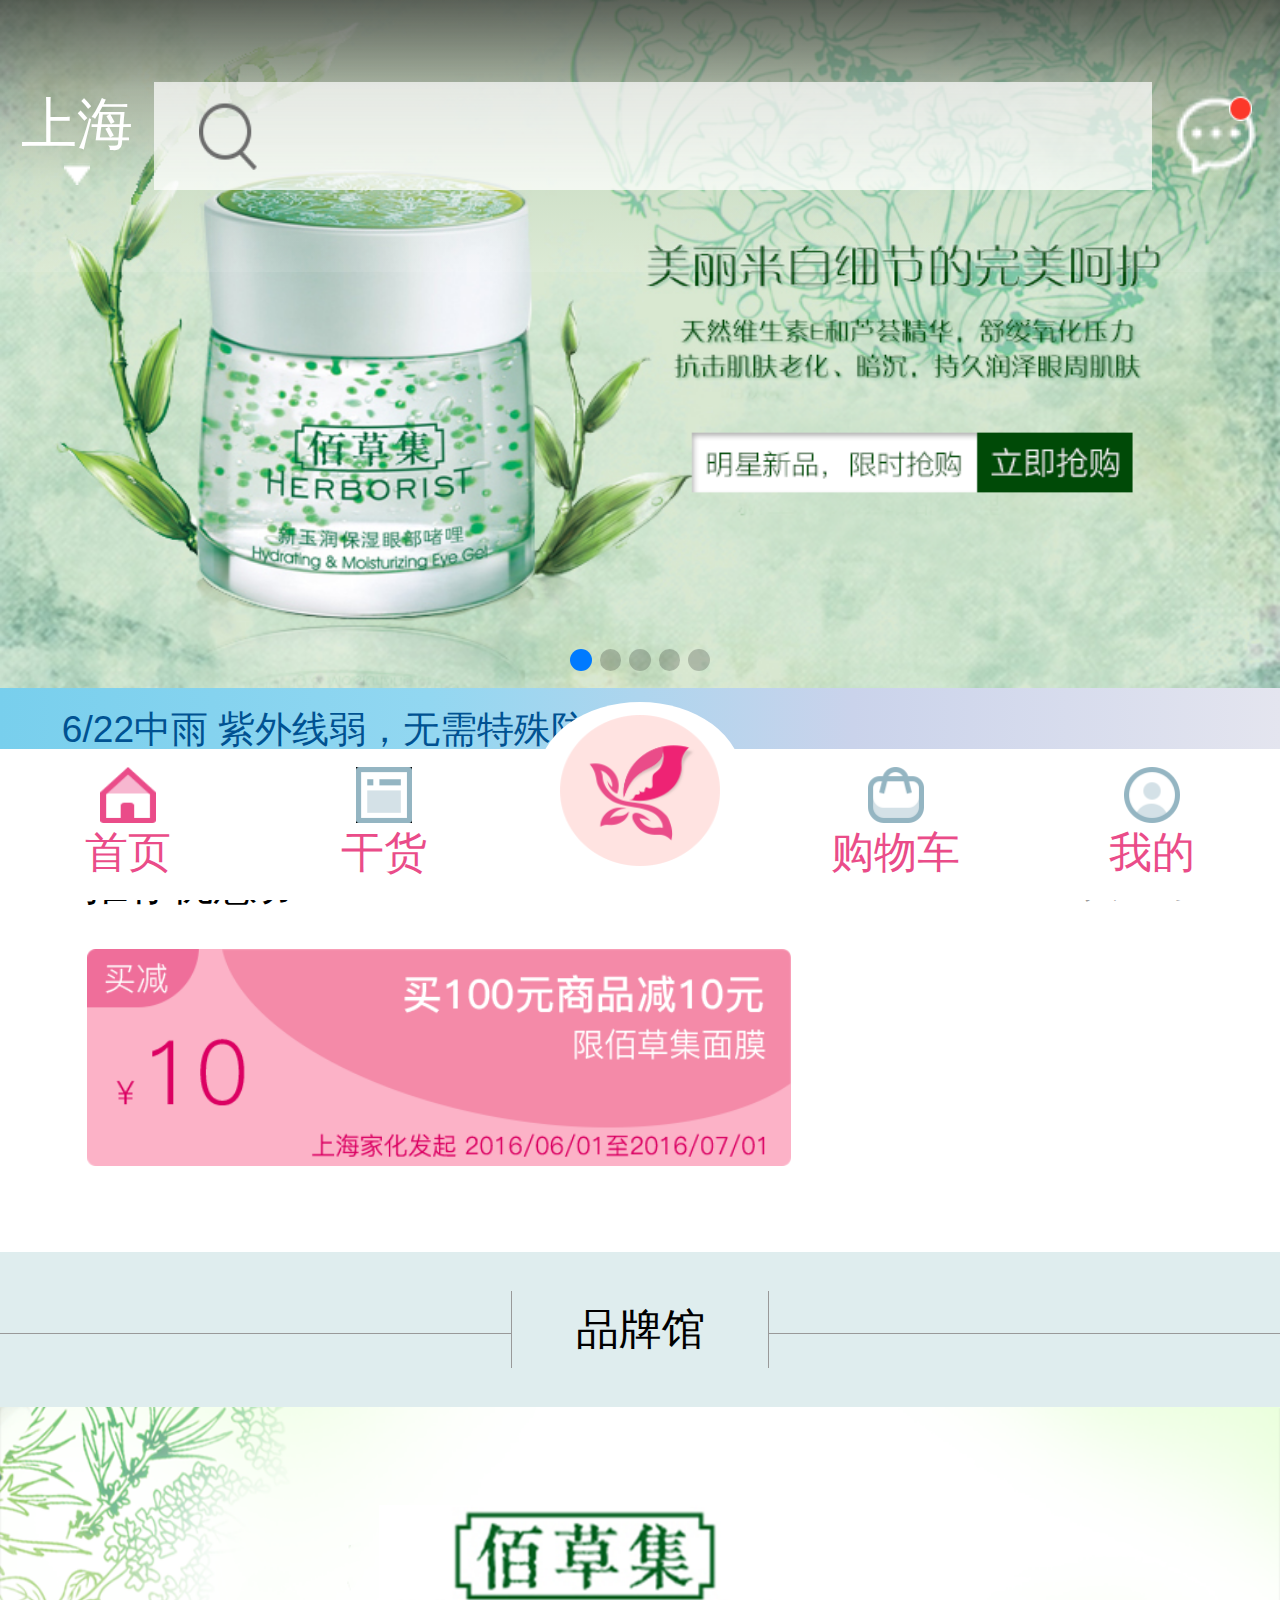
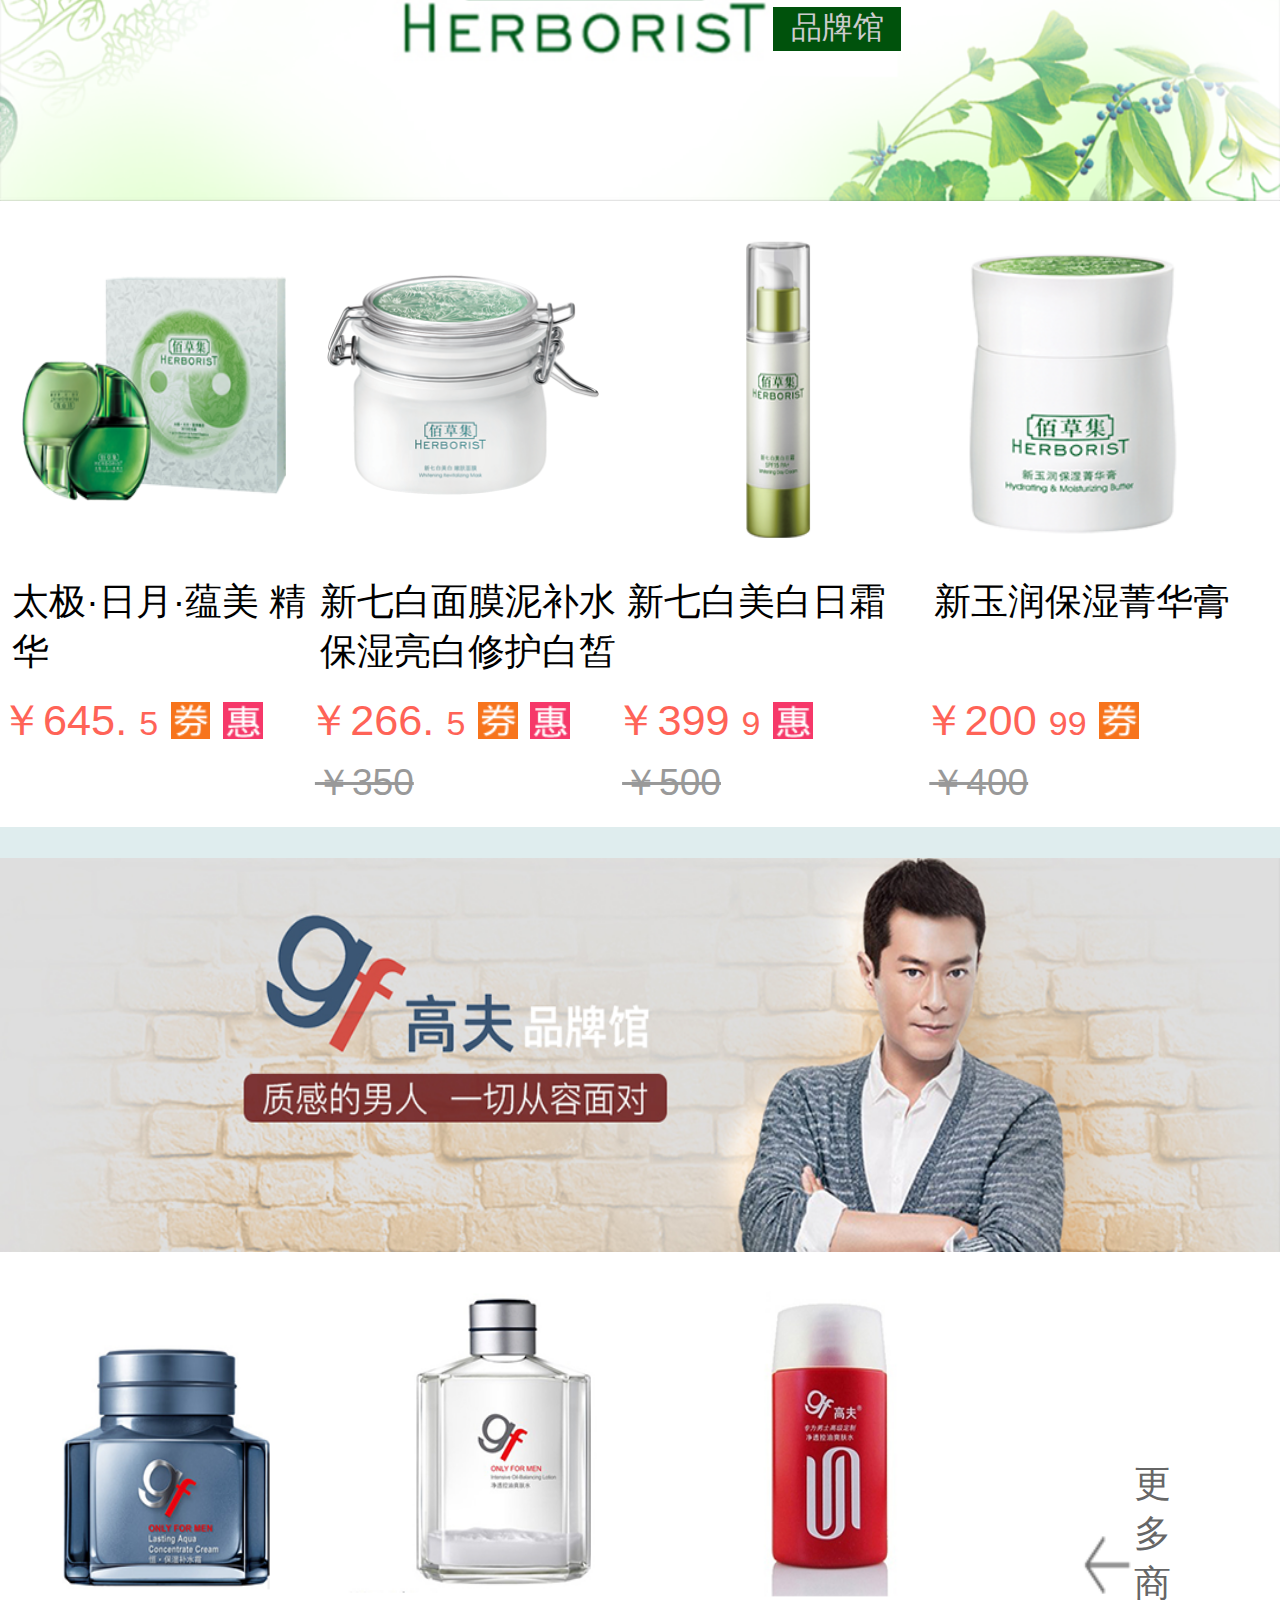
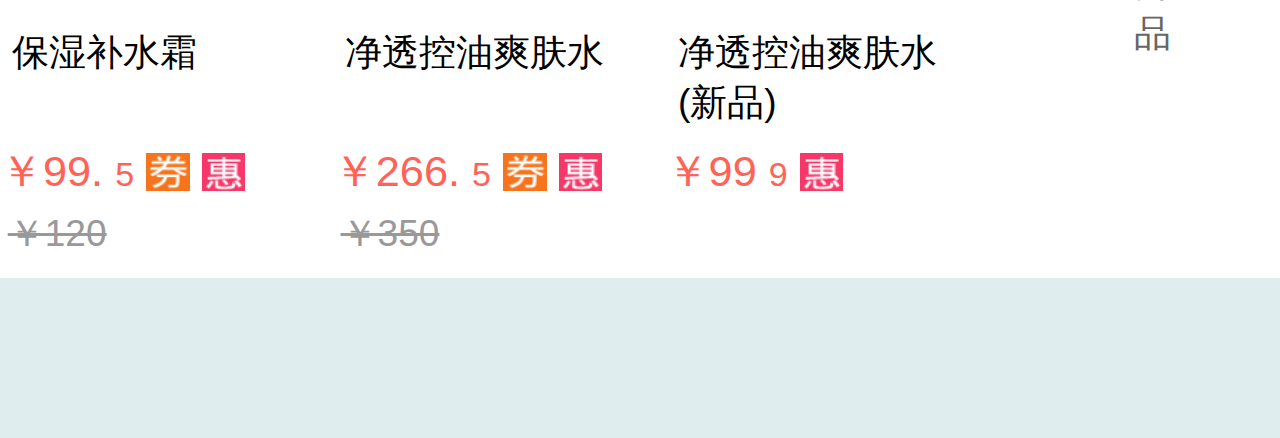
<file: index.html>
<!DOCTYPE html>
<html lang="en">
<head>
    <meta charset="UTF-8">
    <title>Document</title><meta name="viewport" content="width=device-width, initial-scale=1.0, maximum-scale=1.0, user-scalable=no"> 
    <meta http-equiv="X-UA-Compatible" content="ie=edge">
    <link rel="stylesheet" href="css/home.css">
    <link rel="stylesheet" href="swiper/swiper.min.css">
    <script>
        var pixelRatio = 1 / window.devicePixelRatio; //还原设备的真实分辨率；
        //devicePixelRatio设备的像素比；

        document.write('<meta name="viewport" content="width=device-width,initial-scale=' + pixelRatio + ',minimum-scale=' + pixelRatio + ',maximum-scale=' + pixelRatio + '" />');
        var html = document.getElementsByTagName('html')[0];
        var pageWidth = html.getBoundingClientRect().width;
        html.style.fontSize = pageWidth / 10 + "px";
    </script>
</head>
<body>
    <!--头部开始-->
    <header>
        <div class="swiper-container">
            <div class="swiper-wrapper">
                <div class="swiper-slide"><img src="imgs/banner1.png" alt=""></div>
                <div class="swiper-slide"><img src="imgs/ww.jpg" alt=""></div>
                <div class="swiper-slide"><img src="imgs/kv07.png" alt=""></div>
                <div class="swiper-slide"><img src="imgs/ss.jpg" alt=""></div>
                <div class="swiper-slide"><img src="imgs/cc.jpg" alt=""></div>
        </div>
    <!-- 分页器小点点 -->
             <div class="swiper-pagination"></div>
        </div>

        <!--搜索开始-->
        <div class="top">
            <div class=" location">
               <span>上海 </span>
               <img src="imgs/san.png" alt="">
            </div>
            <div class="search">
                <img src="imgs/sou.png" alt="">
                <input type="text">
            </div>
            <div class="information">
                <a href="">
                    <img src="imgs/xiao.png" alt="">
                    <img src="imgs/dian.png" alt="">
                </a>
            </div>
        </div>
        <!--搜索结束-->
       <p> &nbsp;&nbsp;&nbsp;&nbsp;&nbsp;&nbsp;6/22中雨 紫外线弱，无需特殊防护</p>
    </header>
    <!--头部结束-->
    <section>
        <!-- 优惠券开始 -->
        <div class="discount">
            <div class="recommend">
                 <p>推荐优惠券</p>
                 <a href="">共13条></a>
            </div>
            <img src="imgs/buyjian.png" alt="">
        </div>
        <!-- 优惠券结束 -->

        <!-- 品牌馆开始 -->
        <div class="brand">
           <div class="line"></div>
           <div class="guan">品牌馆</div>
           <div class="line"></div>
        </div>
        <!-- 品牌馆结束 -->

        <!-- 佰草集馆开始 -->
        <div class="baicaoji">
            <div class="banner">
                <div class="banner-one">
                    <img src="imgs/bai.png" alt="">
                    <p>品牌馆</p>
                </div>    
            </div>
             <!--商品列表开始-->
            <div class="goods">
                    <ul>
                        <li>
                           <ul>
                               <li><img src="imgs/tai.png" alt=""></li>
                           </ul>
                           <span>太极·日月·蕴美&nbsp;精华</span>
                           <div class="price">
                               <p>￥645. <span>5</span></p>
                               <img src="imgs/quan.png" alt="">
                               <img src="imgs/you.png" alt="">
                           </div>
                        </li>
                        <li>
                           <ul>
                               <li><img src="imgs/xin.png" alt=""></li>
                           </ul>
                           <span>新七白面膜泥补水保湿亮白修护白皙</span>
                           <div class="price">
                               <p>￥266. <span>5</span></p>
                               <img src="imgs/quan.png" alt="">
                               <img src="imgs/you.png" alt="">
                           </div>
                           <p>￥350</p>
                        </li>
                        <li>
                           <ul>
                               <li><img src="imgs/shuang.png" alt=""></li>
                           </ul>
                           <span>新七白美白日霜</span>
                           <div class="price">
                               <p>￥399 <span>9</span></p>
                               <img src="imgs/you.png" alt="">
                           </div>
                           <p>￥500</p>
                        </li>
                        <li>
                           <ul>
                               <li><img src="imgs/cao.png" alt=""></li>
                           </ul>
                           <span>新玉润保湿菁华膏</span>
                           <div class="price">
                               <p>￥200 <span>99</span></p>
                               <img src="imgs/quan.png" alt="">
                           </div>
                           <p>￥400</p>
                        </li>
                        
                    </ul>
            </div>
              <!--商品列表结束-->
        </div>
         <!-- 佰草集馆结束 -->

           <!-- 高夫馆开始 -->
        <div class="gaofu">
            <div class="banner">
                <!--<div class="banner-one">
                </div>    -->
            </div>
             <!--商品列表开始-->
            <div class="goods">
                    <ul>
                        <li>
                           <ul>
                               <li><img src="imgs/bao.png" alt=""></li>
                           </ul>
                           <span>保湿补水霜</span>
                           <div class="price">
                               <p>￥99. <span>5</span></p>
                               <img src="imgs/quan.png" alt="">
                               <img src="imgs/you.png" alt="">
                           </div>
                           <p>￥120</p>
                        </li>
                        <li>
                           <ul>
                               <li><img src="imgs/jing.png" alt=""></li>
                           </ul>
                           <span>净透控油爽肤水</span>
                           <div class="price">
                               <p>￥266. <span>5</span></p>
                               <img src="imgs/quan.png" alt="">
                               <img src="imgs/you.png" alt="">
                           </div>
                           <p>￥350</p>
                        </li>
                        <li>
                           <ul>
                               <li><img src="imgs/shui.png" alt=""></li>
                           </ul>
                           <span>净透控油爽肤水&nbsp;&nbsp; (新品)</span>
                           <div class="price">
                               <p>￥99 <span>9</span></p>
                               <img src="imgs/you.png" alt="">
                           </div>
                        </li>
                        <li>
                            <img src="imgs/zuo.png" alt="">
                            <div class="more"><a href="">更多商品</a></div>
                        </li>
                       
                    </ul>
            </div> 
        </div>
        <!-- 高夫馆结束 -->
        <br>
        <br>
        <br>
        <br>
        <br>
              
             
    </section>

    <!--尾部导航开始-->
    <footer>
        <ul>
            <li>
                <a href="">
                    <img src="imgs/home.png" alt="">
                    <p>首页</p>
                </a>
            </li>
             <li>
                <a href="">
                    <img src="imgs/gan.png" alt="">
                    <p>干货</p>
                </a>
            </li>
             <li>
                <a href="">
                    <img src="imgs/wei.png" alt="">
                </a>
            </li>
             <li>
                <a href="">
                    <img src="imgs/gou.png" alt="">
                    <p>购物车</p>
                </a>
            </li>
             <li>
                <a href="">
                    <img src="imgs/my.png" alt="">
                    <p>我的</p>
                </a>
            </li>
        </ul>
    </footer>
    <!--尾部导航结束-->

    <script src="swiper/swiper.min.js"></script>
    <script type="text/javascript">
    window.onload = function() {
      var mySwiper = new Swiper ('.swiper-container', {
        direction:'horizontal',
        loop: true,
        autoplay:1000,
        speed:2000,
        pagination: '.swiper-pagination',
        nextButton: '.swiper-button-next',
        prevButton: '.swiper-button-prev',
　　　　 autoplayDisableOnInteraction : false,
        scrollbar: '.swiper-scrollbar',
         pagination: {
      el: '.swiper-pagination',
    },
      });
    }        
    </script>

</body>
</html>
</file>
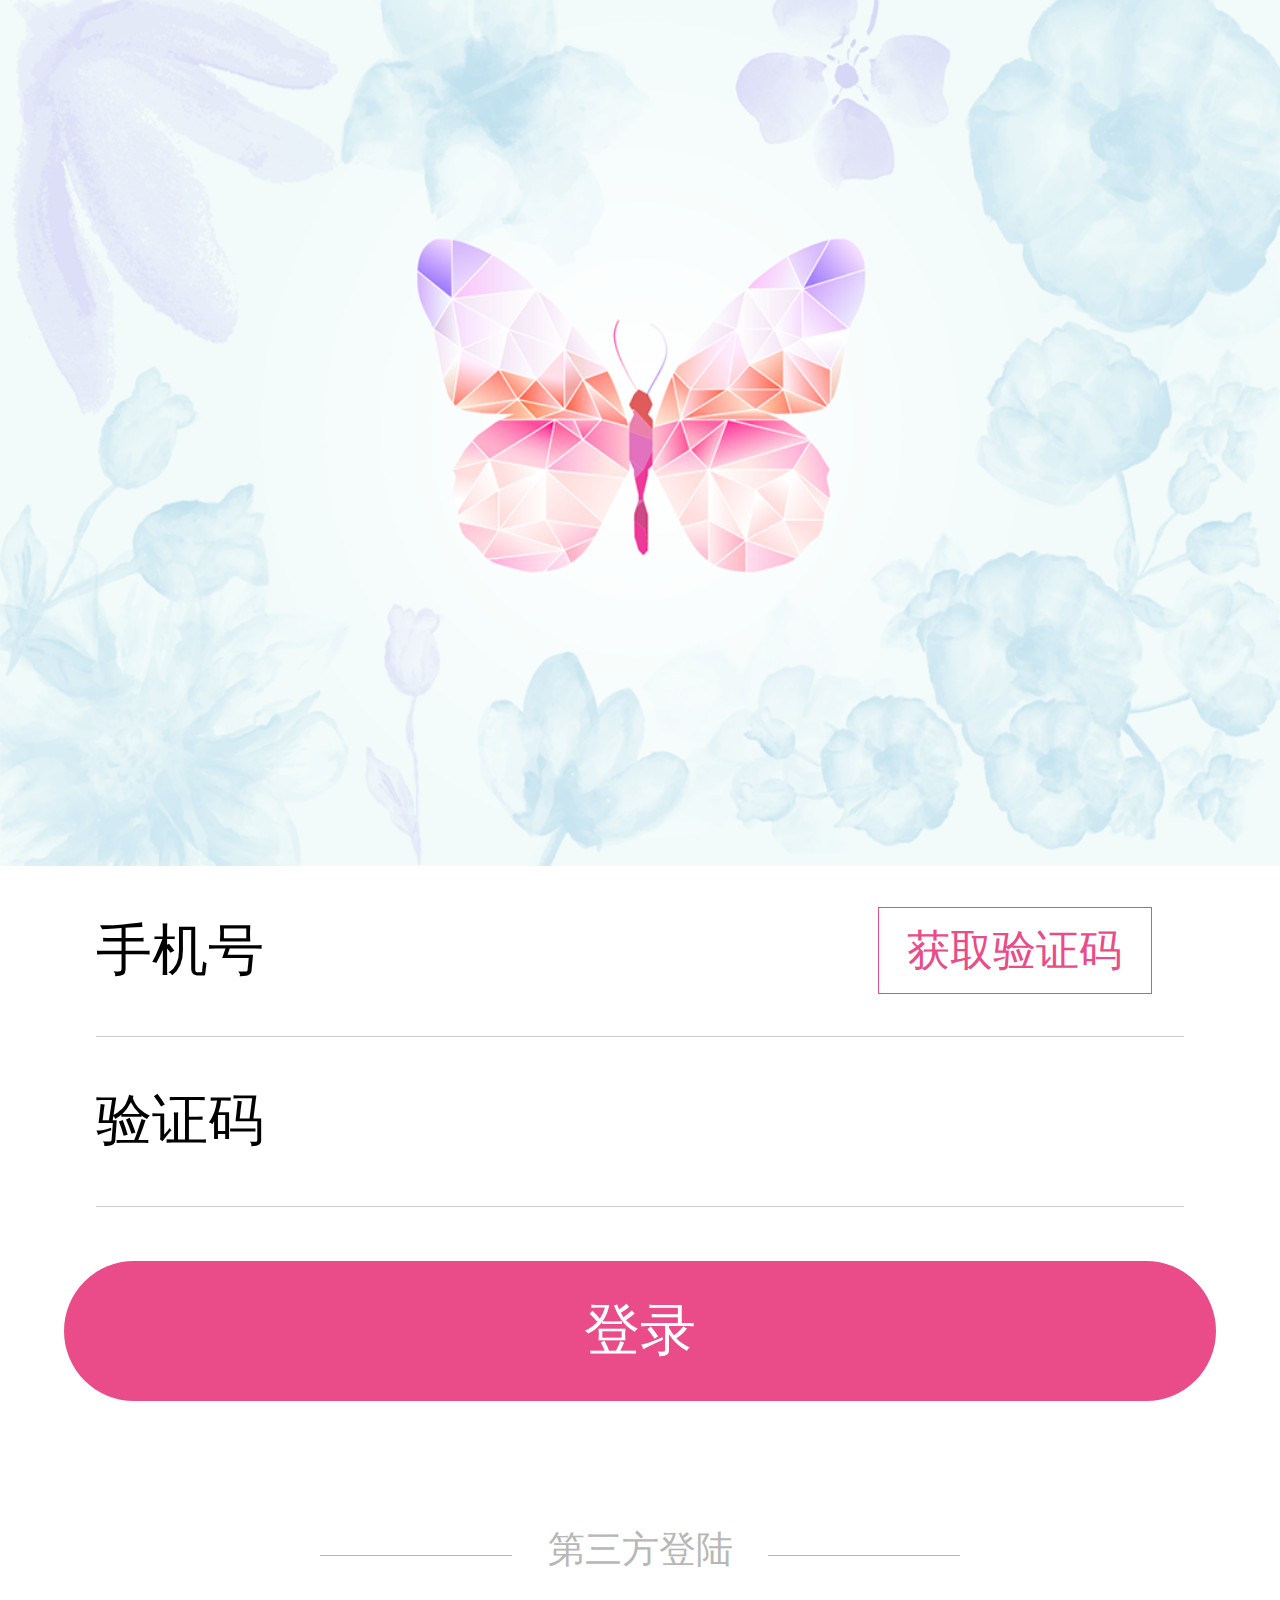
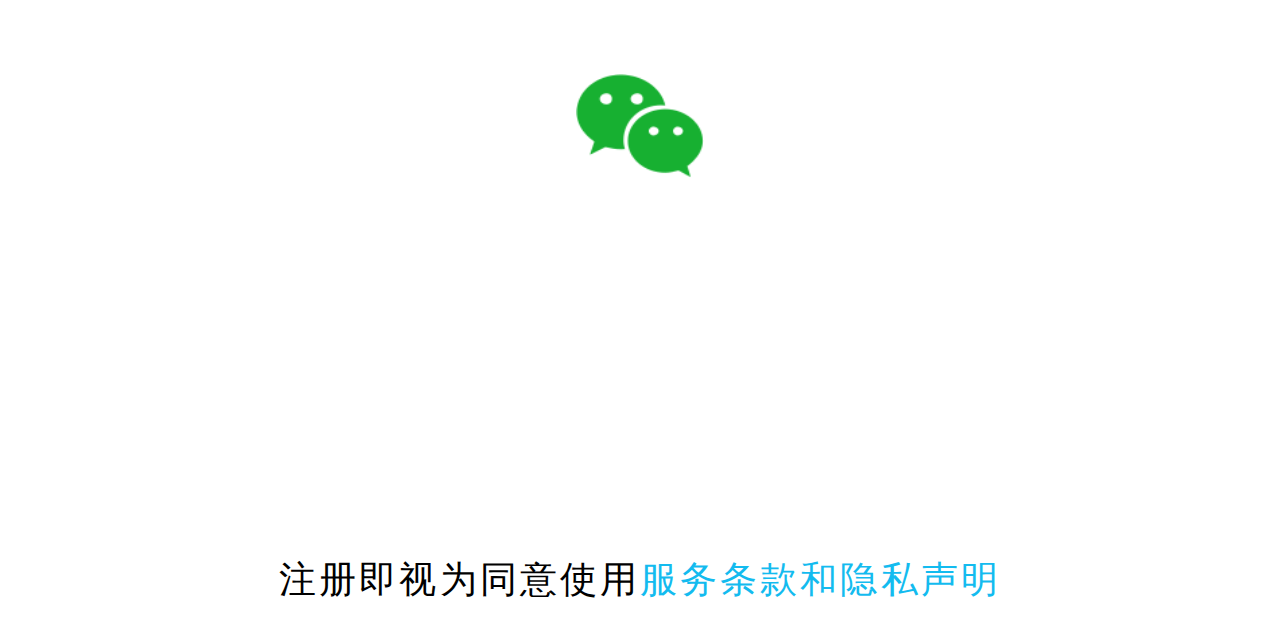
<file: home.html>
<!DOCTYPE html>
<html lang="en">
<head>
    <meta charset="UTF-8">
    <title>佰草集APP</title>
    <meta name="viewport" content="width=device-width, initial-scale=1.0, maximum-scale=1.0, user-scalable=no"> 
    <meta http-equiv="X-UA-Compatible" content="ie=edge">
    <link rel="stylesheet" href="css/sass.css">
    <script>
        var pixelRatio = 1 / window.devicePixelRatio; //还原设备的真实分辨率；
        //devicePixelRatio设备的像素比；

        document.write('<meta name="viewport" content="width=device-width,initial-scale=' + pixelRatio + ',minimum-scale=' + pixelRatio + ',maximum-scale=' + pixelRatio + '" />');
        var html = document.getElementsByTagName('html')[0];
        var pageWidth = html.getBoundingClientRect().width;
        html.style.fontSize = pageWidth / 10 + "px";
    </script>
</head>
<body>
    <!--头部背景图片开始-->
    <header>
    </header>
    <!--头部背景图片结束-->

    <!--注册界面开始-->
    <section>
        <!--手机号开始-->
        <div class="phono">
            <div class="phono1">
                 手机号&nbsp;<input type="text">
                <p><a href="">获取验证码</a></p>
            </div>
        </div> 
        <!--手机号结束 -->

        <!--验证码开始-->
         <div class="phono">
                <div class="phono1">
                 验证码&nbsp;<input type="text">
            </div>
        </div> 
         <!--验证码结束-->
         <!--登录开始-->
         <p><a href="">登录</a></p>
        <!--登陆结束-->
        <!--微信登陆开始-->
         <div class="wechat">
             <p>第三方登陆</p>
             <a href=""><img src="imgs/wechat.png" alt=""></a>
         </div>
          <!--微信登陆结束-->
    </section>
    <!--注册界面结束-->

    <!--尾部声明开始-->
    <footer>
        <p>注册即视为同意使用<a href="">服务条款和隐私声明</a></p>
    </footer>
    <!--尾部声明结束-->

    
</body>
</html>
</file>
<file: css/home.css>
@charset "UTF-8";
body, h1, h2, h3, h4, h5, h6, hr, p, blockquote, dl, dt, dd, ul, ol, li, pre, form, fieldset, legend, button, input, textarea, th, td {
  margin: 0;
  padding: 0; }

body, button, input, select, textarea {
  font: 12px/1.5tahoma, arial, \5b8b\4f53; }

h1, h2, h3, h4, h5, h6 {
  font-size: 100%; }

address, cite, dfn, em, var {
  font-style: normal; }

code, kbd, pre, samp {
  font-family: couriernew, courier, monospace; }

small {
  font-size: 12px; }

ul, ol {
  list-style: none; }

a {
  text-decoration: none; }

/*a:hover { text-decoration:underline; } */
sup {
  vertical-align: text-top; }

sub {
  vertical-align: text-bottom; }

legend {
  color: #000; }

fieldset, img {
  border: 0; }

button, input, select, textarea {
  font-size: 100%; }

table {
  border-collapse: collapse;
  border-spacing: 0; }

body {
  margin: 0px;
  padding: 0px;
  font-size: 0.21333333rem;
  font-family: Arial, '微软雅黑';
  background: #DFEDEE; }

header {
  position: relative;
  width: 100%;
  height: 6.03865rem;
  background-size: 100% 89%; }
  header .swiper-container {
    width: 100%;
    height: 89%; }
    header .swiper-container .swiper-pagination .swiper-pagination-bullet {
      width: 0.16908rem;
      height: 0.16908rem; }
    header .swiper-container .swiper-wrapper {
      width: 100%;
      height: 100%; }
      header .swiper-container .swiper-wrapper .swiper-slide img {
        width: 100%;
        height: 100%; }
  header .top {
    position: fixed;
    left: 0;
    top: 0;
    z-index: 10;
    display: flex;
    justify-content: space-between;
    align-items: center;
    width: 100%;
    height: 2.1256rem;
    background: linear-gradient(to bottom, rgba(59, 63, 57, 0.8), rgba(120, 128, 115, 0.5), rgba(129, 159, 134, 0.1), rgba(255, 255, 255, 0.1)); }
    header .top .location {
      display: flex;
      justify-content: center;
      align-items: center;
      flex-direction: column;
      width: 12%;
      height: 80%; }
      header .top .location span {
        font-size: 0.43478rem;
        color: #fff; }
      header .top .location img {
        width: 17%;
        height: 10%; }
    header .top .search {
      display: flex;
      justify-content: center;
      align-items: center;
      width: 78%;
      height: 0.84541rem;
      background: rgba(255, 255, 255, 0.7); }
      header .top .search input {
        width: 85%;
        height: 100%;
        background: rgba(255, 255, 255, 0);
        border: none;
        outline: none; }
      header .top .search img {
        width: 6%;
        height: 62%; }
    header .top .information {
      width: 10%;
      height: 80%; }
      header .top .information a {
        position: relative;
        display: flex;
        justify-content: center;
        align-items: center;
        width: 100%;
        height: 100%; }
        header .top .information a img {
          width: 75%;
          height: 45%; }
        header .top .information a img:nth-child(2) {
          width: 18%;
          height: 12%;
          position: absolute;
          left: 0.60386rem;
          top: 0.5314rem; }
  header p {
    display: flex;
    align-items: center;
    position: absolute;
    left: 0;
    bottom: 0;
    width: 100%;
    height: 11%;
    background: linear-gradient(to right, #78CFED, #92D7F1, #CAD3EB, #E4E5EF);
    font-size: 0.28986rem;
    color: #005292; }

section {
  width: 100%;
  height: 17.77778rem; }
  section .discount {
    margin-top: 0.36232rem;
    width: 100%;
    height: 3.38164rem;
    background: #fff; }
    section .discount .recommend {
      display: flex;
      justify-content: space-between;
      width: 100%;
      height: 30%; }
      section .discount .recommend p {
        display: flex;
        justify-content: center;
        align-items: center;
        width: 30%;
        height: 100%;
        font-size: 0.33816rem; }
      section .discount .recommend a {
        display: flex;
        justify-content: center;
        align-items: center;
        width: 20%;
        height: 100%;
        font-size: 0.28986rem;
        color: #999; }
    section .discount img {
      width: 55%;
      margin-left: 0.67633rem; }
  section .brand {
    display: flex;
    justify-content: center;
    align-items: center;
    width: 100%;
    height: 1.20773rem; }
    section .brand .line {
      width: 40%;
      height: 5%;
      border-bottom: 0.00242rem solid #999; }
    section .brand .guan {
      display: flex;
      justify-content: center;
      align-items: center;
      font-size: 0.33816rem;
      width: 20%;
      height: 50%;
      border-right: 0.00242rem solid #999;
      border-left: 0.00242rem solid #999; }
  section .baicaoji, section .gaofu {
    width: 100%;
    height: 7.97101rem; }
    section .baicaoji .banner, section .gaofu .banner {
      display: flex;
      justify-content: center;
      align-items: center;
      width: 100%;
      height: 3.07971rem;
      background: url(../imgs/baicaoji.png) no-repeat;
      background-size: 100% 100%; }
      section .baicaoji .banner .banner-one, section .gaofu .banner .banner-one {
        display: flex;
        justify-content: center;
        width: 50%;
        height: 50%; }
        section .baicaoji .banner .banner-one img, section .gaofu .banner .banner-one img {
          width: 64%;
          height: 80%; }
        section .baicaoji .banner .banner-one p, section .gaofu .banner .banner-one p {
          margin-left: -0.12077rem;
          margin-top: 0.7971rem;
          color: #ccc;
          width: 20%;
          height: 22%;
          background: #00520C;
          text-align: center;
          font-size: 0.24155rem; }
    section .baicaoji .goods, section .gaofu .goods {
      width: 100%;
      height: 4.8913rem;
      background: #fff; }
      section .baicaoji .goods ul, section .gaofu .goods ul {
        display: flex;
        width: 100%;
        height: 100%; }
        section .baicaoji .goods ul li:nth-child(1) ul li img, section .gaofu .goods ul li:nth-child(1) ul li img {
          width: 86%;
          height: 60%; }
        section .baicaoji .goods ul li, section .gaofu .goods ul li {
          width: 24%;
          height: 100%; }
          section .baicaoji .goods ul li ul, section .gaofu .goods ul li ul {
            width: 100%;
            height: 60%; }
            section .baicaoji .goods ul li ul li, section .gaofu .goods ul li ul li {
              display: flex;
              justify-content: center;
              align-items: center;
              width: 100%;
              height: 100%; }
              section .baicaoji .goods ul li ul li img, section .gaofu .goods ul li ul li img {
                width: 92%;
                height: 88%; }
          section .baicaoji .goods ul li > span, section .gaofu .goods ul li > span {
            display: block;
            width: 100%;
            height: 17%;
            margin-left: 0.09662rem;
            font-size: 0.28986rem; }
          section .baicaoji .goods ul li .price, section .gaofu .goods ul li .price {
            display: flex;
            align-items: center;
            width: 100%;
            height: 12%; }
            section .baicaoji .goods ul li .price p, section .gaofu .goods ul li .price p {
              font-size: 0.33816rem;
              color: #FF6357; }
              section .baicaoji .goods ul li .price p span, section .gaofu .goods ul li .price p span {
                font-size: 0.2657rem; }
            section .baicaoji .goods ul li .price img, section .gaofu .goods ul li .price img {
              margin-left: 0.09662rem;
              width: 13%;
              height: 50%; }
          section .baicaoji .goods ul li > p, section .gaofu .goods ul li > p {
            margin-left: 0.06039rem;
            text-decoration: line-through;
            color: #999;
            font-size: 0.28986rem; }
  section .gaofu {
    margin-top: 0.24155rem; }
    section .gaofu .banner {
      display: flex;
      justify-content: center;
      align-items: center;
      width: 100%;
      height: 3.07971rem;
      background: url(../imgs/gao.png) no-repeat;
      background-size: 100% 100%; }
    section .gaofu .goods ul li {
      width: 26%; }
    section .gaofu .goods ul li:nth-child(1) ul li img {
      width: 93%;
      height: 89%; }
    section .gaofu .goods ul li:nth-child(4) {
      display: flex;
      justify-content: center;
      align-items: center;
      width: 20%;
      height: 100%; }
      section .gaofu .goods ul li:nth-child(4) img {
        width: 21%;
        height: 13%; }
      section .gaofu .goods ul li:nth-child(4) .more {
        width: 15%;
        height: 34%; }
        section .gaofu .goods ul li:nth-child(4) .more a {
          color: #666;
          font-size: 0.28986rem; }

footer {
  position: fixed;
  left: 0;
  bottom: 0;
  width: 100%;
  height: 1.18357rem;
  background: #fff; }
  footer ul {
    display: flex;
    justify-content: space-around;
    align-items: center;
    width: 100%;
    height: 100%; }
    footer ul li {
      position: relative;
      width: 16%;
      height: 100%; }
      footer ul li a {
        display: flex;
        flex-direction: column;
        justify-content: center;
        align-items: center;
        width: 100%;
        height: 100%; }
        footer ul li a img {
          width: 27%;
          height: 37%; }
        footer ul li a p {
          font-size: 0.33816rem;
          color: #EA4C89; }
    footer ul li:nth-child(3) a {
      position: absolute;
      top: -0.36232rem;
      background: #fff;
      border-radius: 50%;
      width: 100%;
      height: 100%; }
    footer ul li:nth-child(3) a img {
      margin-top: 0.19324rem;
      width: 78%;
      height: 100%; }

/*# sourceMappingURL=home.css.map */
</file>
<file: css/sass.css>
@charset "UTF-8";
body, h1, h2, h3, h4, h5, h6, hr, p, blockquote, dl, dt, dd, ul, ol, li, pre, form, fieldset, legend, button, input, textarea, th, td {
  margin: 0;
  padding: 0; }

body, button, input, select, textarea {
  font: 12px/1.5tahoma, arial, \5b8b\4f53; }

h1, h2, h3, h4, h5, h6 {
  font-size: 100%; }

address, cite, dfn, em, var {
  font-style: normal; }

code, kbd, pre, samp {
  font-family: couriernew, courier, monospace; }

small {
  font-size: 12px; }

ul, ol {
  list-style: none; }

a {
  text-decoration: none; }

/*a:hover { text-decoration:underline; } */
sup {
  vertical-align: text-top; }

sub {
  vertical-align: text-bottom; }

legend {
  color: #000; }

fieldset, img {
  border: 0; }

button, input, select, textarea {
  font-size: 100%; }

table {
  border-collapse: collapse;
  border-spacing: 0; }

body {
  margin: 0px;
  padding: 0px;
  font-size: 0.21333333rem;
  font-family: Arial, '微软雅黑'; }

header {
  width: 100%;
  height: 6.76329rem;
  background: url(../imgs/back.png) no-repeat;
  background-size: 100% 100%; }

section {
  width: 100%;
  height: 8.45411rem; }
  section .phono {
    display: flex;
    justify-content: center;
    width: 100%;
    height: 1.3285rem;
    font-size: 0.43478rem; }
    section .phono .phono1 {
      display: flex;
      justify-content: flex-start;
      align-items: center;
      width: 85%;
      height: 1.3285rem;
      border-bottom: 1px solid #ccc;
      font-size: 32 82.8rem; }
      section .phono .phono1 input {
        width: 55%;
        height: 98%;
        border: none;
        outline: none; }
      section .phono .phono1 p {
        display: flex;
        justify-content: center;
        align-items: center;
        width: 25%;
        height: 50%;
        border: 1px solid #EA4C89; }
        section .phono .phono1 p a {
          font-size: 0.33816rem;
          color: #EA4C89; }
  section > p {
    display: flex;
    justify-content: center;
    align-items: center;
    width: 90%;
    height: 1.08696rem;
    background: #EA4C89;
    margin: 0 auto;
    border-radius: 0.96618rem;
    margin-top: 0.43478rem; }
    section > p a {
      font-size: 0.43478rem;
      color: #fff; }
  section .wechat {
    display: flex;
    justify-content: center;
    align-items: center;
    position: relative;
    width: 50%;
    margin: 0 auto;
    height: 2.41546rem;
    border-top: 1px solid #B7B7B7;
    margin-top: 1.20773rem; }
    section .wechat p {
      position: absolute;
      top: -0.24155rem;
      display: flex;
      justify-content: center;
      width: 40%;
      font-size: 0.28986rem;
      color: #B7B7B7;
      background: #fff; }
    section .wechat a {
      display: flex;
      justify-content: center;
      align-items: center;
      width: 100%;
      height: 70%; }
      section .wechat a img {
        margin-top: 0.24155rem;
        width: 20%;
        height: 48%; }

footer {
  display: flex;
  justify-content: center;
  align-items: center;
  width: 100%;
  height: 0.72464rem;
  margin-top: 1.44928rem; }
  footer p {
    font-size: 0.28986rem;
    letter-spacing: 0.02415rem; }
    footer p a {
      color: #13BBEF; }

/*# sourceMappingURL=sass.css.map */
</file>
